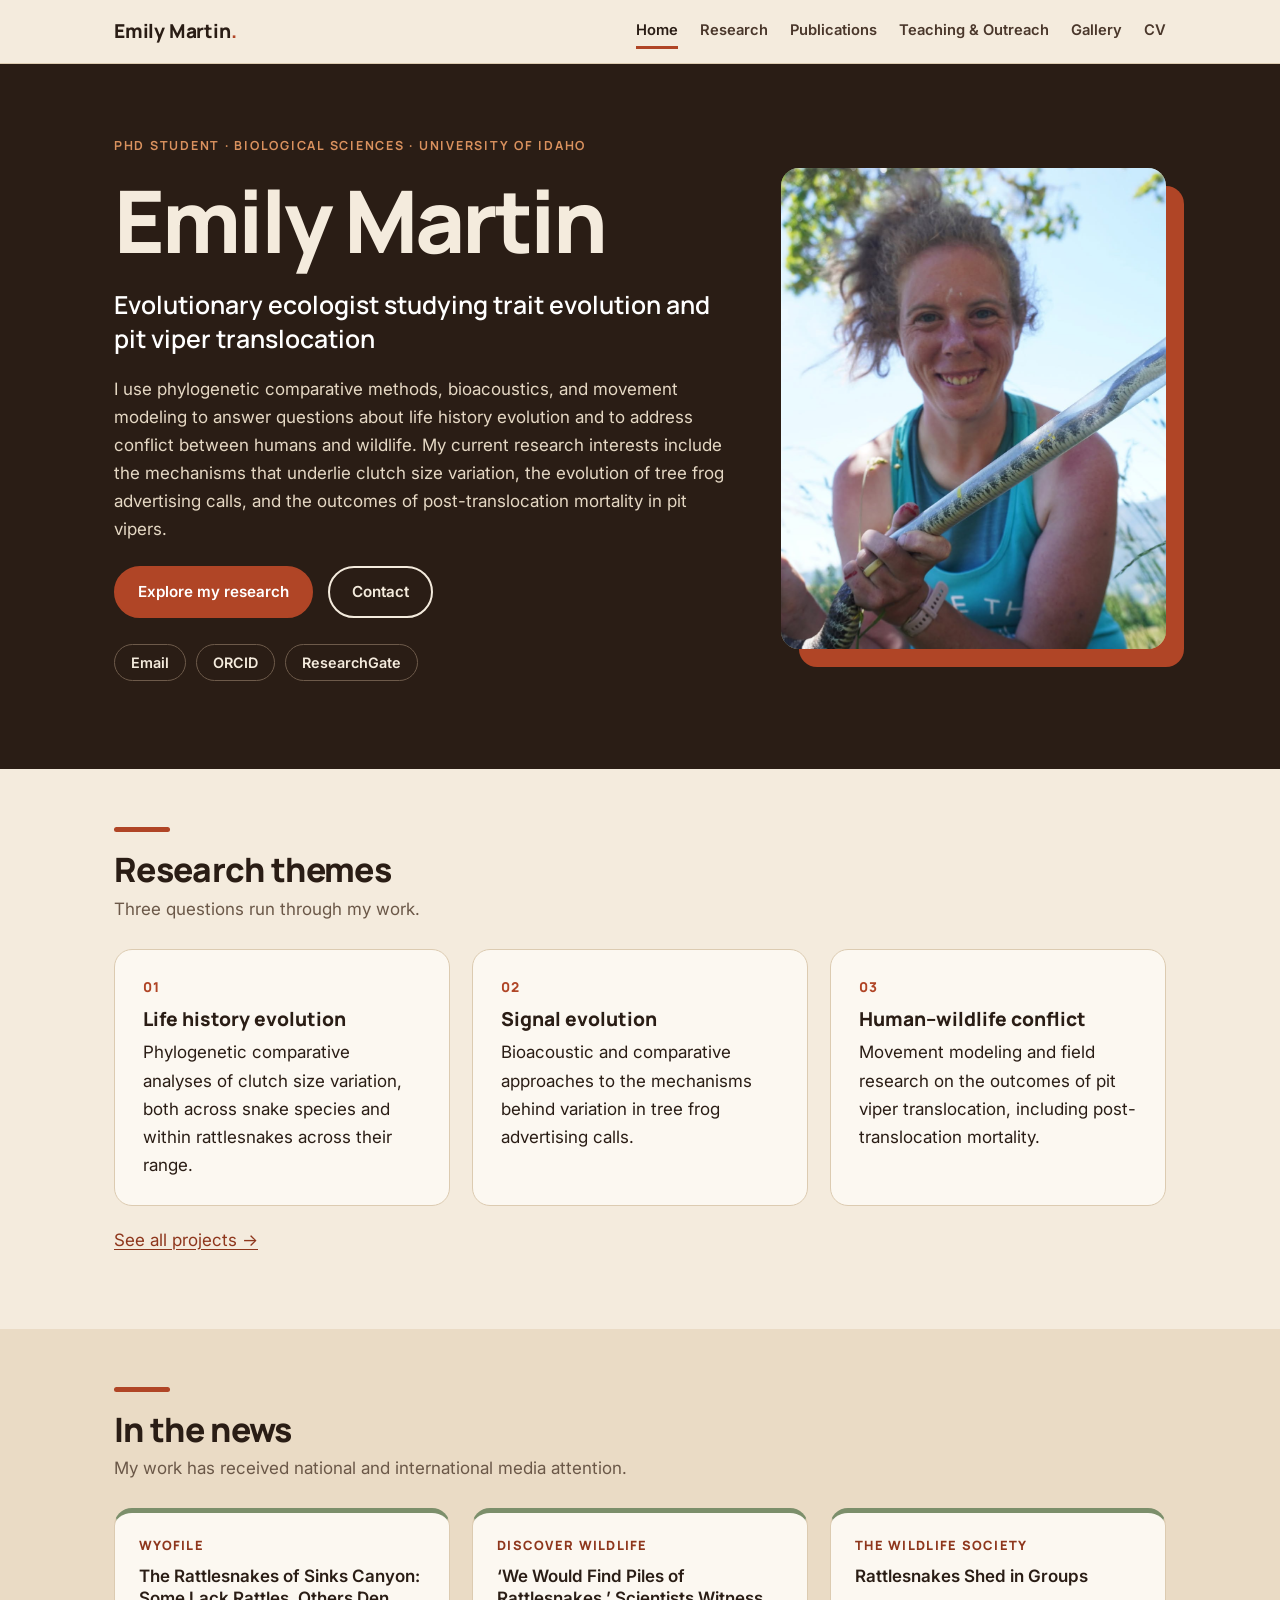
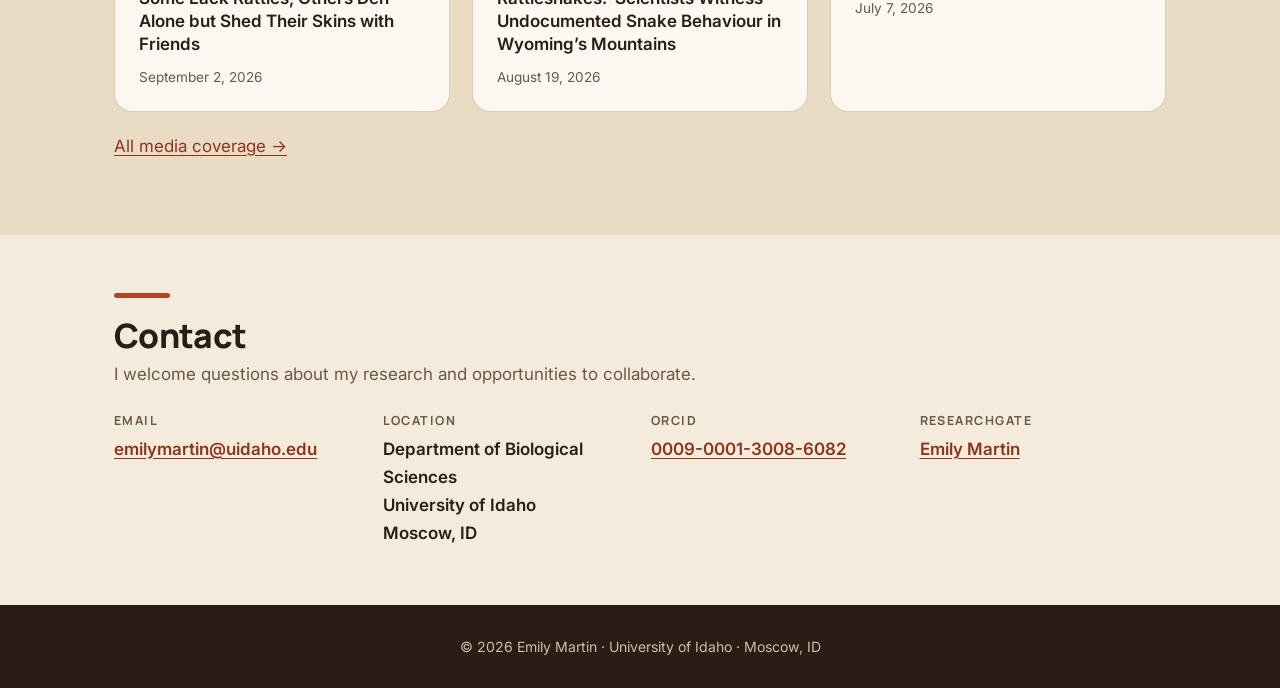
<file: index.html>
<!DOCTYPE html>
<html lang="en">
<head>
<meta charset="utf-8">
<meta name="viewport" content="width=device-width, initial-scale=1">
<title>Emily Martin | Evolutionary Ecologist</title>
<meta name="description" content="Emily Martin is a PhD student at the University of Idaho studying trait evolution, clutch size variation, tree frog acoustic signals, and pit viper translocation.">
<link rel="preconnect" href="https://fonts.googleapis.com">
<link rel="preconnect" href="https://fonts.gstatic.com" crossorigin>
<link href="https://fonts.googleapis.com/css2?family=Inter:wght@400;500;600&family=Manrope:wght@600;700;800&display=swap" rel="stylesheet">
<link rel="stylesheet" href="style.css">
<script src="script.js" defer></script>
</head>
<body>
<header class="site"><div class="wrap">
  <a class="brand" href="index.html">Emily Martin<span>.</span></a>
  <nav aria-label="Main">
    <a class="active" href="index.html">Home</a>
    <a href="research.html">Research</a>
    <a href="publications.html">Publications</a>
    <a href="teaching.html">Teaching &amp; Outreach</a>
    <a href="gallery.html">Gallery</a>
    <a href="cv.html">CV</a>
  </nav>
</div></header>

<section class="hero">
  <div class="wrap">
    <div>
      <div class="eyebrow">PhD Student &middot; Biological Sciences &middot; University of Idaho</div>
      <h1>Emily Martin</h1>
      <p class="tagline">Evolutionary ecologist studying trait evolution and pit viper translocation</p>
      <p class="interests">I use phylogenetic comparative methods, bioacoustics, and movement modeling to answer questions about life history evolution and to address conflict between humans and wildlife. My current research interests include the mechanisms that underlie clutch size variation, the evolution of tree frog advertising calls, and the outcomes of post-translocation mortality in pit vipers.</p>
      <a class="btn" href="research.html">Explore my research</a>
      <a class="btn ghost" href="#contact">Contact</a>
      <div class="chips">
        <a href="mailto:emilymartin@uidaho.edu">Email</a>
        <a href="https://orcid.org/0009-0001-3008-6082" target="_blank" rel="noopener">ORCID</a>
        <a href="https://www.researchgate.net/profile/Emily-Martin-101" target="_blank" rel="noopener">ResearchGate</a>
      </div>
    </div>
    <!-- HOME PHOTO: upload a photo named emily.jpg (or .png) into the "assets" folder and it appears here automatically.
         Edit the alt text below to describe your photo. -->
    <div class="photo-wrap">
      <div class="frame photo">
        <span>Add your photo:<br>assets/emily.jpg</span>
        <img data-img="assets/emily" alt="Emily Martin in the field">
      </div>
    </div>
  </div>
</section>

<section class="section">
  <div class="wrap">
    <div class="rule"></div>
    <h2>Research themes</h2>
    <p class="sub">Three questions run through my work.</p>
    <div class="grid3">
      <div class="card">
        <span class="num">01</span>
        <h3>Life history evolution</h3>
        <p>Phylogenetic comparative analyses of clutch size variation, both across snake species and within rattlesnakes across their range.</p>
      </div>
      <div class="card">
        <span class="num">02</span>
        <h3>Signal evolution</h3>
        <p>Bioacoustic and comparative approaches to the mechanisms behind variation in tree frog advertising calls.</p>
      </div>
      <div class="card">
        <span class="num">03</span>
        <h3>Human&ndash;wildlife conflict</h3>
        <p>Movement modeling and field research on the outcomes of pit viper translocation, including post-translocation mortality.</p>
      </div>
    </div>
    <p class="more"><a href="research.html">See all projects &rarr;</a></p>
  </div>
</section>

<section class="section alt">
  <div class="wrap">
    <div class="rule"></div>
    <h2>In the news</h2>
    <p class="sub">My work has received national and international media attention.</p>
    <div class="news">
      <a href="https://wyofile.com/the-rattlesnakes-of-sinks-canyon-some-lack-rattles-others-den-alone-but-shed-their-skin-with-friends/" target="_blank" rel="noopener">
        <span class="outlet">WyoFile</span>
        <span class="headline">The Rattlesnakes of Sinks Canyon: Some Lack Rattles, Others Den Alone but Shed Their Skins with Friends</span>
        <span class="date">September 2, 2026</span>
      </a>
      <a href="https://www.discoverwildlife.com/animal-facts/reptiles/prairie-rattlesnake-shedding-aggregation" target="_blank" rel="noopener">
        <span class="outlet">Discover Wildlife</span>
        <span class="headline">&lsquo;We Would Find Piles of Rattlesnakes.&rsquo; Scientists Witness Undocumented Snake Behaviour in Wyoming&rsquo;s Mountains</span>
        <span class="date">August 19, 2026</span>
      </a>
      <a href="https://wildlife.org/rattlesnakes-shed-in-groups/" target="_blank" rel="noopener">
        <span class="outlet">The Wildlife Society</span>
        <span class="headline">Rattlesnakes Shed in Groups</span>
        <span class="date">July 7, 2026</span>
      </a>
    </div>
    <p class="more"><a href="teaching.html#media">All media coverage &rarr;</a></p>
  </div>
</section>

<section class="section" id="contact">
  <div class="wrap">
    <div class="rule"></div>
    <h2>Contact</h2>
    <p class="sub">I welcome questions about my research and opportunities to collaborate.</p>
    <div class="contact">
      <div><h3>Email</h3><p><a href="mailto:emilymartin@uidaho.edu">emilymartin@uidaho.edu</a></p></div>
      <div><h3>Location</h3><p>Department of Biological Sciences<br>University of Idaho<br>Moscow, ID</p></div>
      <div><h3>ORCID</h3><p><a href="https://orcid.org/0009-0001-3008-6082" target="_blank" rel="noopener">0009-0001-3008-6082</a></p></div>
      <div><h3>ResearchGate</h3><p><a href="https://www.researchgate.net/profile/Emily-Martin-101" target="_blank" rel="noopener">Emily Martin</a></p></div>
    </div>
  </div>
</section>

<footer class="site">&copy; 2026 Emily Martin &middot; University of Idaho &middot; Moscow, ID</footer>
</body>
</html>
</file>
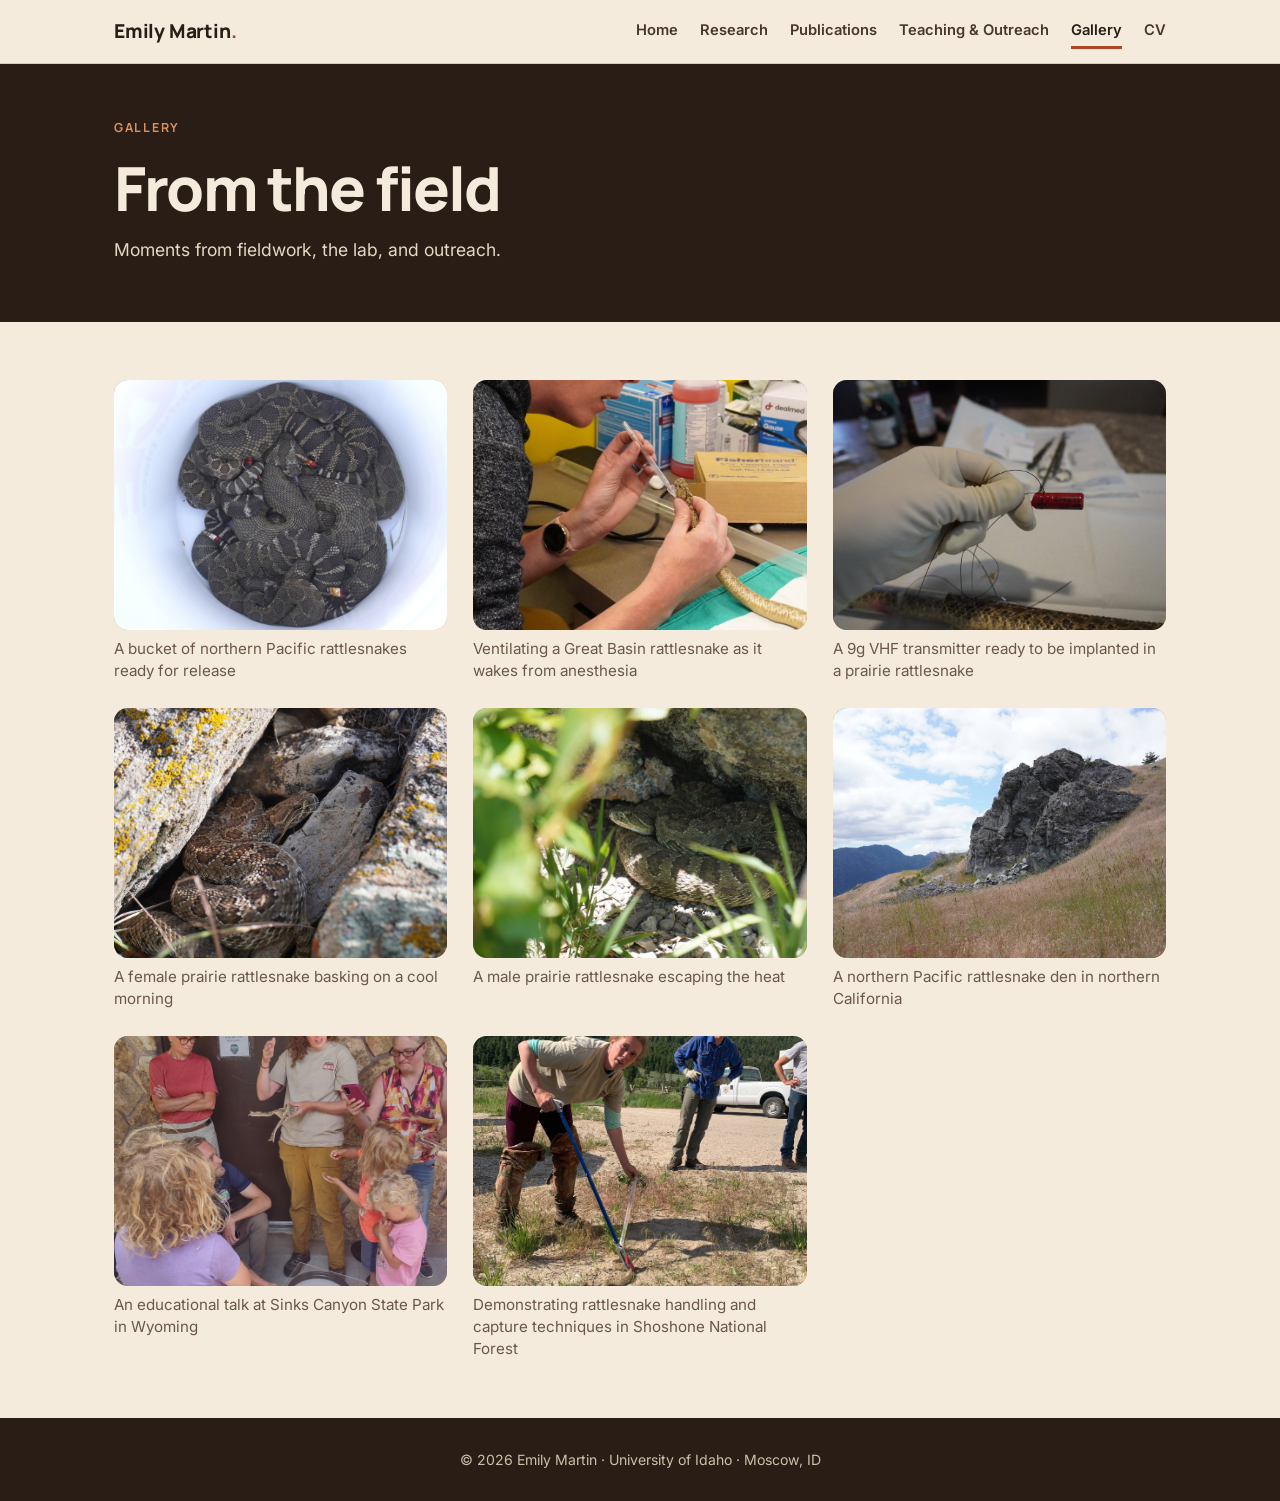
<file: gallery.html>
<!DOCTYPE html>
<html lang="en">
<head>
<meta charset="utf-8">
<meta name="viewport" content="width=device-width, initial-scale=1">
<title>Gallery | Emily Martin</title>
<meta name="description" content="Photos from the field and lab by Emily Martin.">
<link rel="preconnect" href="https://fonts.googleapis.com">
<link rel="preconnect" href="https://fonts.gstatic.com" crossorigin>
<link href="https://fonts.googleapis.com/css2?family=Inter:wght@400;500;600&family=Manrope:wght@600;700;800&display=swap" rel="stylesheet">
<link rel="stylesheet" href="style.css">
<script src="script.js" defer></script>
</head>
<body>
<header class="site"><div class="wrap">
  <a class="brand" href="index.html">Emily Martin<span>.</span></a>
  <nav aria-label="Main">
    <a href="index.html">Home</a>
    <a href="research.html">Research</a>
    <a href="publications.html">Publications</a>
    <a href="teaching.html">Teaching &amp; Outreach</a>
    <a class="active" href="gallery.html">Gallery</a>
    <a href="cv.html">CV</a>
  </nav>
</div></header>

<section class="page-head">
  <div class="wrap">
    <div class="eyebrow">Gallery</div>
    <h1>From the field</h1>
    <p>Moments from fieldwork, the lab, and outreach.</p>
  </div>
</section>

<section class="section">
  <div class="wrap">

  <!-- HOW TO ADD PHOTOS AND CAPTIONS
       Upload photos into the "assets" folder named gallery-01, gallery-02, ... gallery-10
       (.jpg, .png and .webp all work). Each one appears in its slot automatically.
       To write a caption, change the text inside <figcaption>...</figcaption> below.
       To describe a photo for screen readers, change the alt="..." text. -->

  <div class="gallery">
    <figure class="shot"><div class="frame"><span>Photo 01<br>assets/gallery-01</span><img data-img="assets/gallery-01" alt="Gallery photo 01"></div><figcaption>A bucket of northern Pacific rattlesnakes ready for release</figcaption></figure>
    <figure class="shot"><div class="frame"><span>Photo 02<br>assets/gallery-02</span><img data-img="assets/gallery-02" alt="Gallery photo 02"></div><figcaption>Ventilating a Great Basin rattlesnake as it wakes from anesthesia</figcaption></figure>
    <figure class="shot"><div class="frame"><span>Photo 03<br>assets/gallery-03</span><img data-img="assets/gallery-03" alt="Gallery photo 03"></div><figcaption>A 9g VHF transmitter ready to be implanted in a prairie rattlesnake</figcaption></figure>
    <figure class="shot"><div class="frame"><span>Photo 04<br>assets/gallery-04</span><img data-img="assets/gallery-04" alt="Gallery photo 04"></div><figcaption>A female prairie rattlesnake basking on a cool morning</figcaption></figure>
    <figure class="shot"><div class="frame"><span>Photo 05<br>assets/gallery-05</span><img data-img="assets/gallery-05" alt="Gallery photo 05"></div><figcaption>A male prairie rattlesnake escaping the heat</figcaption></figure>
    <figure class="shot"><div class="frame"><span>Photo 06<br>assets/gallery-06</span><img data-img="assets/gallery-06" alt="Gallery photo 06"></div><figcaption>A northern Pacific rattlesnake den in northern California</figcaption></figure>
    <figure class="shot"><div class="frame"><span>Photo 07<br>assets/gallery-07</span><img data-img="assets/gallery-07" alt="Gallery photo 07"></div><figcaption>An educational talk at Sinks Canyon State Park in Wyoming</figcaption></figure>
    <figure class="shot"><div class="frame"><span>Photo 08<br>assets/gallery-08</span><img data-img="assets/gallery-08" alt="Gallery photo 08"></div><figcaption>Demonstrating rattlesnake handling and capture techniques in Shoshone National Forest</figcaption></figure>
  </div>

  </div>
</section>

<footer class="site">&copy; 2026 Emily Martin &middot; University of Idaho &middot; Moscow, ID</footer>
</body>
</html>
</file>
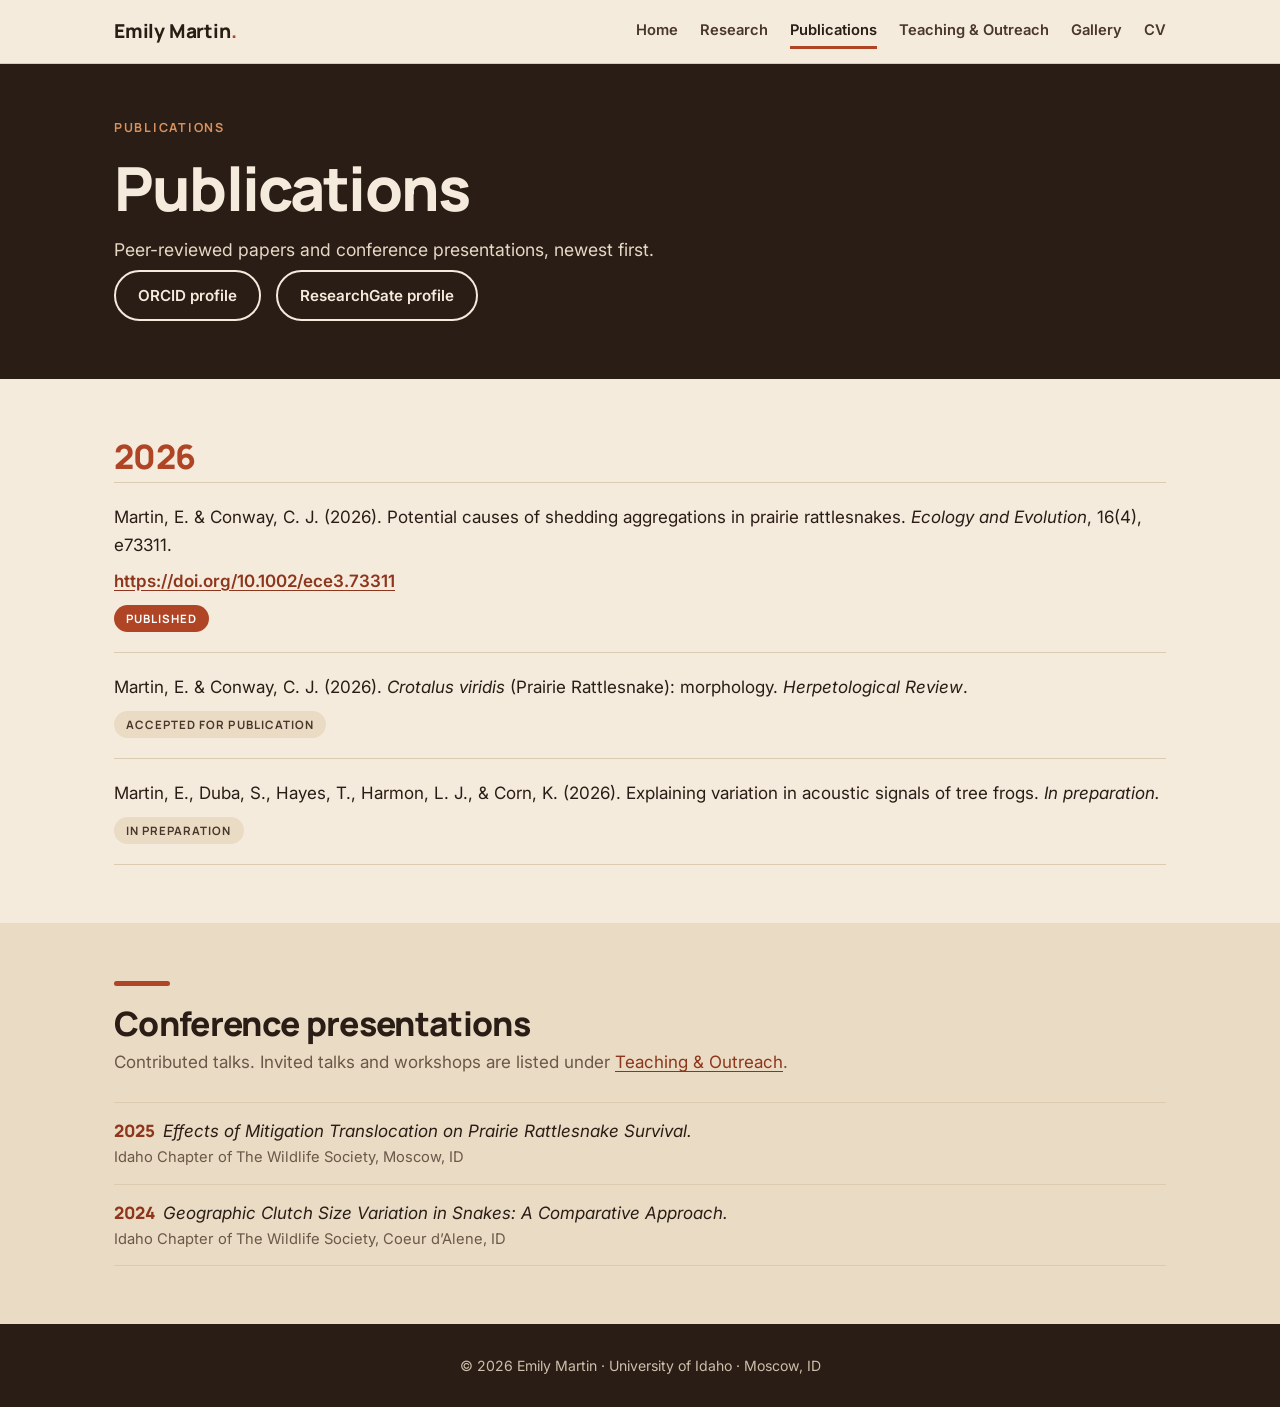
<file: publications.html>
<!DOCTYPE html>
<html lang="en">
<head>
<meta charset="utf-8">
<meta name="viewport" content="width=device-width, initial-scale=1">
<title>Publications | Emily Martin</title>
<meta name="description" content="Publications and conference presentations by Emily Martin, University of Idaho.">
<link rel="preconnect" href="https://fonts.googleapis.com">
<link rel="preconnect" href="https://fonts.gstatic.com" crossorigin>
<link href="https://fonts.googleapis.com/css2?family=Inter:wght@400;500;600&family=Manrope:wght@600;700;800&display=swap" rel="stylesheet">
<link rel="stylesheet" href="style.css">
<script src="script.js" defer></script>
</head>
<body>
<header class="site"><div class="wrap">
  <a class="brand" href="index.html">Emily Martin<span>.</span></a>
  <nav aria-label="Main">
    <a href="index.html">Home</a>
    <a href="research.html">Research</a>
    <a class="active" href="publications.html">Publications</a>
    <a href="teaching.html">Teaching &amp; Outreach</a>
    <a href="gallery.html">Gallery</a>
    <a href="cv.html">CV</a>
  </nav>
</div></header>

<section class="page-head">
  <div class="wrap">
    <div class="eyebrow">Publications</div>
    <h1>Publications</h1>
    <p>Peer-reviewed papers and conference presentations, newest first.</p>
    <a class="btn ghost" href="https://orcid.org/0009-0001-3008-6082" target="_blank" rel="noopener">ORCID profile</a>
    <a class="btn ghost" href="https://www.researchgate.net/profile/Emily-Martin-101" target="_blank" rel="noopener">ResearchGate profile</a>
    <!-- GOOGLE SCHOLAR (needed for the course requirement): once you have a Scholar profile, remove the
         comment markers around the next line and replace YOUR-ID with the code in your profile address.
    <a class="btn ghost" href="https://scholar.google.com/citations?user=YOUR-ID" target="_blank" rel="noopener">Google Scholar profile</a>
    -->
  </div>
</section>

<section class="section">
  <div class="wrap">
    <h2 class="year">2026</h2>
    <div class="pub">
      Martin, E. &amp; Conway, C. J. (2026). Potential causes of shedding aggregations in prairie rattlesnakes. <em>Ecology and Evolution</em>, 16(4), e73311.<br>
      <a class="doi" href="https://doi.org/10.1002/ece3.73311" target="_blank" rel="noopener">https://doi.org/10.1002/ece3.73311</a>
      <div class="tags"><span class="tag status">Published</span></div>
    </div>
    <div class="pub">
      Martin, E. &amp; Conway, C. J. (2026). <em>Crotalus viridis</em> (Prairie Rattlesnake): morphology. <em>Herpetological Review</em>.
      <!-- When this is published, add a DOI link here: <br><a class="doi" href="https://doi.org/YOUR-DOI">https://doi.org/YOUR-DOI</a> -->
      <div class="tags"><span class="tag">Accepted for publication</span></div>
    </div>
    <div class="pub">
      Martin, E., Duba, S., Hayes, T., Harmon, L. J., &amp; Corn, K. (2026). Explaining variation in acoustic signals of tree frogs. <em>In preparation.</em>
      <div class="tags"><span class="tag">In preparation</span></div>
    </div>
  </div>
</section>

<section class="section alt">
  <div class="wrap">
    <div class="rule"></div>
    <h2>Conference presentations</h2>
    <p class="sub">Contributed talks. Invited talks and workshops are listed under <a href="teaching.html">Teaching &amp; Outreach</a>.</p>
    <ul class="clean">
      <li><span class="when">2025</span><em>Effects of Mitigation Translocation on Prairie Rattlesnake Survival.</em><span class="where">Idaho Chapter of The Wildlife Society, Moscow, ID</span></li>
      <li><span class="when">2024</span><em>Geographic Clutch Size Variation in Snakes: A Comparative Approach.</em><span class="where">Idaho Chapter of The Wildlife Society, Coeur d&rsquo;Alene, ID</span></li>
    </ul>
  </div>
</section>

<footer class="site">&copy; 2026 Emily Martin &middot; University of Idaho &middot; Moscow, ID</footer>
</body>
</html>
</file>
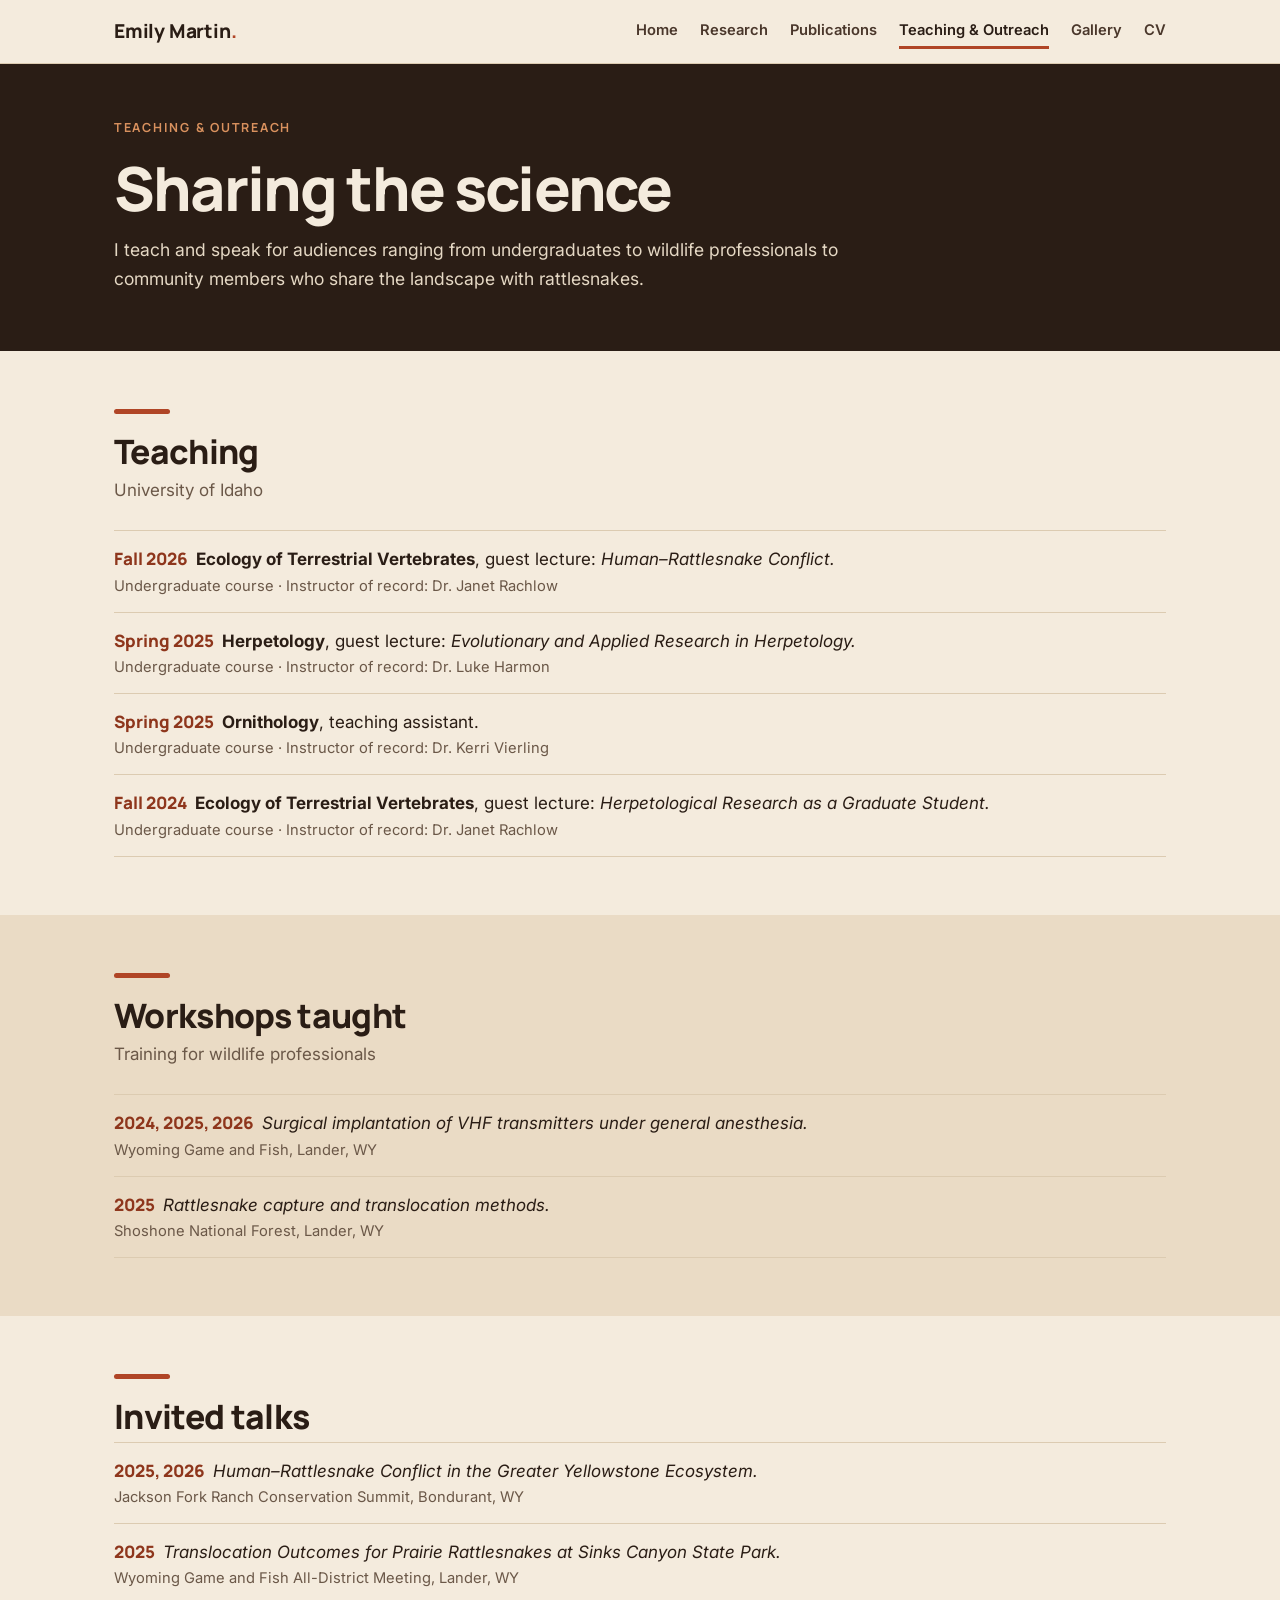
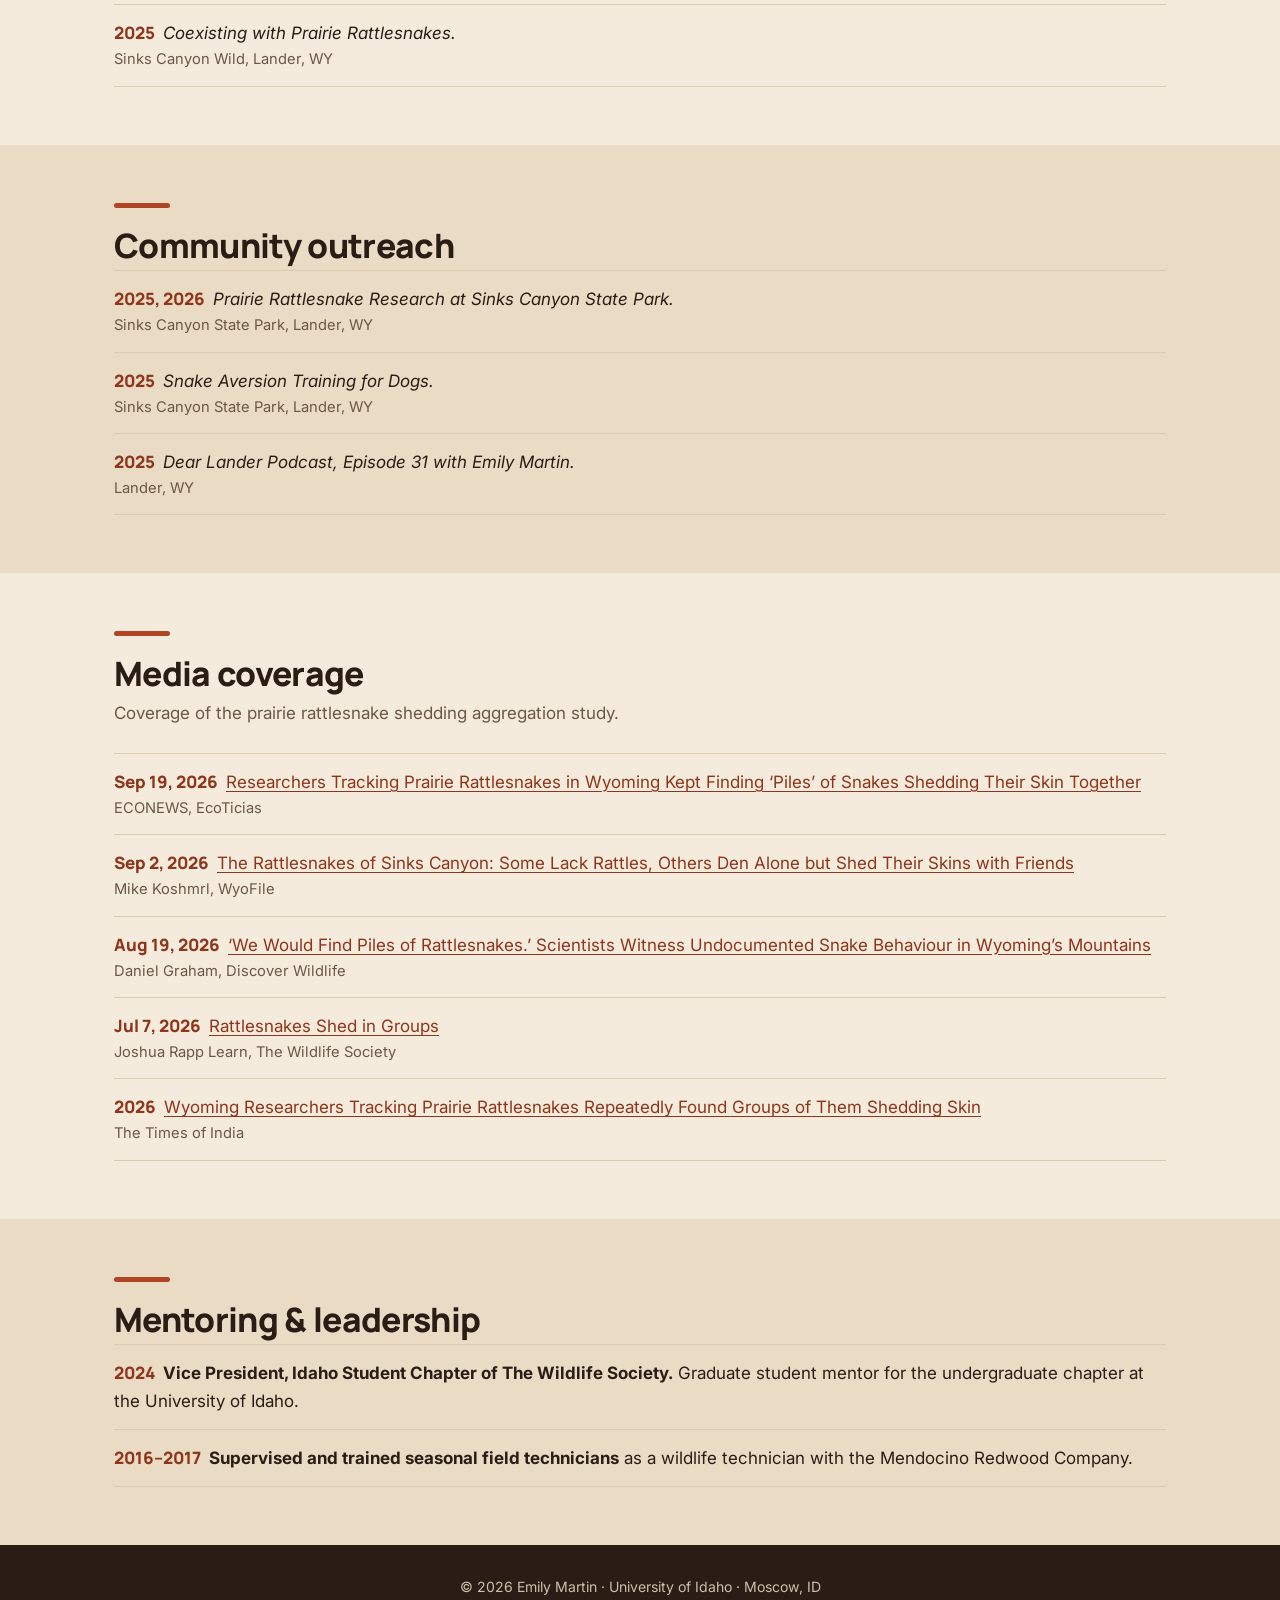
<file: teaching.html>
<!DOCTYPE html>
<html lang="en">
<head>
<meta charset="utf-8">
<meta name="viewport" content="width=device-width, initial-scale=1">
<title>Teaching &amp; Outreach | Emily Martin</title>
<meta name="description" content="Teaching, workshops, public outreach, and media coverage for Emily Martin, University of Idaho.">
<link rel="preconnect" href="https://fonts.googleapis.com">
<link rel="preconnect" href="https://fonts.gstatic.com" crossorigin>
<link href="https://fonts.googleapis.com/css2?family=Inter:wght@400;500;600&family=Manrope:wght@600;700;800&display=swap" rel="stylesheet">
<link rel="stylesheet" href="style.css">
<script src="script.js" defer></script>
</head>
<body>
<header class="site"><div class="wrap">
  <a class="brand" href="index.html">Emily Martin<span>.</span></a>
  <nav aria-label="Main">
    <a href="index.html">Home</a>
    <a href="research.html">Research</a>
    <a href="publications.html">Publications</a>
    <a class="active" href="teaching.html">Teaching &amp; Outreach</a>
    <a href="gallery.html">Gallery</a>
    <a href="cv.html">CV</a>
  </nav>
</div></header>

<section class="page-head">
  <div class="wrap">
    <div class="eyebrow">Teaching &amp; Outreach</div>
    <h1>Sharing the science</h1>
    <p>I teach and speak for audiences ranging from undergraduates to wildlife professionals to community members who share the landscape with rattlesnakes.</p>
  </div>
</section>

<section class="section">
  <div class="wrap">
    <div class="rule"></div>
    <h2>Teaching</h2>
    <p class="sub">University of Idaho</p>
    <ul class="clean">
      <li><span class="when">Fall 2026</span><strong>Ecology of Terrestrial Vertebrates</strong>, guest lecture: <em>Human&ndash;Rattlesnake Conflict.</em><span class="where">Undergraduate course &middot; Instructor of record: Dr. Janet Rachlow</span></li>
      <li><span class="when">Spring 2025</span><strong>Herpetology</strong>, guest lecture: <em>Evolutionary and Applied Research in Herpetology.</em><span class="where">Undergraduate course &middot; Instructor of record: Dr. Luke Harmon</span></li>
      <li><span class="when">Spring 2025</span><strong>Ornithology</strong>, teaching assistant.<span class="where">Undergraduate course &middot; Instructor of record: Dr. Kerri Vierling</span></li>
      <li><span class="when">Fall 2024</span><strong>Ecology of Terrestrial Vertebrates</strong>, guest lecture: <em>Herpetological Research as a Graduate Student.</em><span class="where">Undergraduate course &middot; Instructor of record: Dr. Janet Rachlow</span></li>
    </ul>
  </div>
</section>

<section class="section alt">
  <div class="wrap">
    <div class="rule"></div>
    <h2>Workshops taught</h2>
    <p class="sub">Training for wildlife professionals</p>
    <ul class="clean">
      <li><span class="when">2024, 2025, 2026</span><em>Surgical implantation of VHF transmitters under general anesthesia.</em><span class="where">Wyoming Game and Fish, Lander, WY</span></li>
      <li><span class="when">2025</span><em>Rattlesnake capture and translocation methods.</em><span class="where">Shoshone National Forest, Lander, WY</span></li>
    </ul>
  </div>
</section>

<section class="section">
  <div class="wrap">
    <div class="rule"></div>
    <h2>Invited talks</h2>
    <ul class="clean">
      <li><span class="when">2025, 2026</span><em>Human&ndash;Rattlesnake Conflict in the Greater Yellowstone Ecosystem.</em><span class="where">Jackson Fork Ranch Conservation Summit, Bondurant, WY</span></li>
      <li><span class="when">2025</span><em>Translocation Outcomes for Prairie Rattlesnakes at Sinks Canyon State Park.</em><span class="where">Wyoming Game and Fish All-District Meeting, Lander, WY</span></li>
      <li><span class="when">2025</span><em>Coexisting with Prairie Rattlesnakes.</em><span class="where">Sinks Canyon Wild, Lander, WY</span></li>
    </ul>
  </div>
</section>

<section class="section alt">
  <div class="wrap">
    <div class="rule"></div>
    <h2>Community outreach</h2>
    <ul class="clean">
      <li><span class="when">2025, 2026</span><em>Prairie Rattlesnake Research at Sinks Canyon State Park.</em><span class="where">Sinks Canyon State Park, Lander, WY</span></li>
      <li><span class="when">2025</span><em>Snake Aversion Training for Dogs.</em><span class="where">Sinks Canyon State Park, Lander, WY</span></li>
      <li><span class="when">2025</span><em>Dear Lander Podcast, Episode 31 with Emily Martin.</em><span class="where">Lander, WY</span></li>
    </ul>
  </div>
</section>

<section class="section" id="media">
  <div class="wrap">
    <div class="rule"></div>
    <h2>Media coverage</h2>
    <p class="sub">Coverage of the prairie rattlesnake shedding aggregation study.</p>
    <ul class="clean">
      <li><span class="when">Sep 19, 2026</span><a href="https://www.ecoticias.com/en/rattlesnakes-shed-skin-together-wyoming/36896/" target="_blank" rel="noopener">Researchers Tracking Prairie Rattlesnakes in Wyoming Kept Finding &lsquo;Piles&rsquo; of Snakes Shedding Their Skin Together</a><span class="where">ECONEWS, EcoTicias</span></li>
      <li><span class="when">Sep 2, 2026</span><a href="https://wyofile.com/the-rattlesnakes-of-sinks-canyon-some-lack-rattles-others-den-alone-but-shed-their-skin-with-friends/" target="_blank" rel="noopener">The Rattlesnakes of Sinks Canyon: Some Lack Rattles, Others Den Alone but Shed Their Skins with Friends</a><span class="where">Mike Koshmrl, WyoFile</span></li>
      <li><span class="when">Aug 19, 2026</span><a href="https://www.discoverwildlife.com/animal-facts/reptiles/prairie-rattlesnake-shedding-aggregation" target="_blank" rel="noopener">&lsquo;We Would Find Piles of Rattlesnakes.&rsquo; Scientists Witness Undocumented Snake Behaviour in Wyoming&rsquo;s Mountains</a><span class="where">Daniel Graham, Discover Wildlife</span></li>
      <li><span class="when">Jul 7, 2026</span><a href="https://wildlife.org/rattlesnakes-shed-in-groups/" target="_blank" rel="noopener">Rattlesnakes Shed in Groups</a><span class="where">Joshua Rapp Learn, The Wildlife Society</span></li>
      <li><span class="when">2026</span><a href="https://timesofindia.indiatimes.com/etimes/animals/wyoming-researchers-tracking-prairie-rattlesnakes-repeatedly-found-groups-of-them-shedding-skin-first-documented-behaviour-for-the-species/articleshow/134364742.cms" target="_blank" rel="noopener">Wyoming Researchers Tracking Prairie Rattlesnakes Repeatedly Found Groups of Them Shedding Skin</a><span class="where">The Times of India</span></li>
    </ul>
  </div>
</section>

<section class="section alt">
  <div class="wrap">
    <div class="rule"></div>
    <h2>Mentoring &amp; leadership</h2>
    <ul class="clean">
      <li><span class="when">2024</span><strong>Vice President, Idaho Student Chapter of The Wildlife Society.</strong> Graduate student mentor for the undergraduate chapter at the University of Idaho.</li>
      <li><span class="when">2016&ndash;2017</span><strong>Supervised and trained seasonal field technicians</strong> as a wildlife technician with the Mendocino Redwood Company.</li>
    </ul>
  </div>
</section>

<footer class="site">&copy; 2026 Emily Martin &middot; University of Idaho &middot; Moscow, ID</footer>
</body>
</html>
</file>
<file: style.css>
/* Emily Martin: personal academic site
   Bold, modern layout in desert earth tones (rust, sand, sage). */
:root{
  --sand:#F4EBDD; --sand-2:#EADBC5; --cream:#FCF8F1;
  --umber:#2A1D15; --umber-2:#4A372B;
  --rust:#B04526; --rust-dark:#8E361C; --clay:#D9915E;
  --sage:#7C8F6B; --sage-dark:#4F6046;
  --line:#DCCBB1; --muted:#6B5848;
  --radius:18px;
  --font-head:"Manrope","Inter",system-ui,-apple-system,"Segoe UI",Roboto,Helvetica,Arial,sans-serif;
  --font-body:"Inter",system-ui,-apple-system,"Segoe UI",Roboto,Helvetica,Arial,sans-serif;
}
*{box-sizing:border-box}
[hidden]{display:none !important}
html{scroll-behavior:smooth}
body{margin:0;background:var(--sand);color:var(--umber);font-family:var(--font-body);font-size:17px;line-height:1.65;-webkit-font-smoothing:antialiased}
img{max-width:100%}
a{color:var(--rust-dark);text-underline-offset:3px}
a:hover{color:var(--rust)}
h1,h2,h3{font-family:var(--font-head);line-height:1.15;margin:0}
p{margin:0 0 1em}
.wrap{max-width:1100px;margin:0 auto;padding:0 24px}

/* Header / nav */
header.site{background:var(--sand);border-bottom:1px solid var(--line);position:sticky;top:0;z-index:20}
header.site .wrap{display:flex;flex-wrap:wrap;align-items:center;justify-content:space-between;gap:6px 24px;padding-top:14px;padding-bottom:14px}
.brand{font-family:var(--font-head);font-weight:800;font-size:1.2rem;letter-spacing:-.01em;color:var(--umber);text-decoration:none}
.brand span{color:var(--rust)}
nav{display:flex;flex-wrap:wrap;gap:4px 22px}
nav a{font-weight:600;font-size:.92rem;color:var(--umber-2);text-decoration:none;padding:4px 0;border-bottom:3px solid transparent}
nav a:hover{color:var(--rust-dark);border-bottom-color:var(--clay)}
nav a.active{color:var(--umber);border-bottom-color:var(--rust)}

/* Hero (home) */
.hero{background:var(--umber);color:var(--sand);padding:72px 0 88px;overflow:hidden}
.hero .wrap{display:grid;grid-template-columns:1.35fr .85fr;gap:56px;align-items:center}
.eyebrow{font-family:var(--font-head);text-transform:uppercase;letter-spacing:.14em;font-weight:700;font-size:.78rem;color:var(--clay);margin-bottom:14px}
.hero h1{font-size:clamp(2.9rem,7.5vw,5.4rem);font-weight:800;letter-spacing:-.035em;margin-bottom:18px}
.hero .tagline{font-family:var(--font-head);font-weight:600;font-size:clamp(1.2rem,2.4vw,1.55rem);line-height:1.35;color:#fff;margin-bottom:20px}
.hero .interests{color:#E5D8C4;max-width:60ch}
.btn{display:inline-block;background:var(--rust);color:#fff;text-decoration:none;font-weight:600;font-size:.95rem;padding:11px 22px;border-radius:999px;margin:6px 10px 0 0;border:2px solid var(--rust)}
.btn:hover{background:var(--rust-dark);border-color:var(--rust-dark);color:#fff}
.btn.ghost{background:transparent;color:var(--sand);border-color:var(--sand)}
.btn.ghost:hover{background:var(--sand);color:var(--umber);border-color:var(--sand)}
.btn.dark{background:var(--umber);border-color:var(--umber)}
.btn.dark:hover{background:var(--umber-2);border-color:var(--umber-2)}
.btn.outline{background:transparent;color:var(--umber);border-color:var(--umber)}
.btn.outline:hover{background:var(--umber);color:var(--sand)}
.chips{margin-top:26px;display:flex;flex-wrap:wrap;gap:10px}
.chips a{color:var(--sand);text-decoration:none;font-size:.9rem;font-weight:600;border:1px solid #6d5a4a;border-radius:999px;padding:6px 16px}
.chips a:hover{border-color:var(--clay);color:var(--clay)}
.photo-wrap{position:relative}
.photo-wrap::before{content:"";position:absolute;inset:18px -18px -18px 18px;background:var(--rust);border-radius:var(--radius)}
.frame{position:relative;overflow:hidden;background:linear-gradient(135deg,var(--sage) 0%,#A9A57F 55%,var(--clay) 100%);display:flex;align-items:center;justify-content:center;text-align:center;color:#fff;font-size:.85rem;font-weight:600;padding:16px}
.frame img{position:absolute;inset:0;width:100%;height:100%;object-fit:cover;display:block}
.frame.loaded span{display:none}
.photo{position:relative;aspect-ratio:4/5;border-radius:var(--radius)}

/* Inner page header */
.page-head{background:var(--umber);color:var(--sand);padding:54px 0 58px}
.page-head h1{font-size:clamp(2.4rem,5.5vw,3.8rem);font-weight:800;letter-spacing:-.03em;margin-bottom:12px}
.page-head p{color:#E5D8C4;max-width:68ch;font-size:1.1rem;margin:0}

/* Sections */
.section{padding:58px 0}
.section.alt{background:var(--sand-2)}
.section h2{font-size:clamp(1.6rem,3vw,2.1rem);font-weight:800;letter-spacing:-.02em;margin-bottom:6px}
.section h2 + .sub{color:var(--muted);margin-bottom:26px}
.rule{width:56px;height:5px;background:var(--rust);border-radius:3px;margin:0 0 18px}
.grid3{display:grid;grid-template-columns:repeat(3,1fr);gap:22px}
.card{background:var(--cream);border:1px solid var(--line);border-radius:var(--radius);padding:26px 28px}
.card h3{font-size:1.2rem;font-weight:800;margin-bottom:8px}
.card .num{font-family:var(--font-head);font-weight:800;color:var(--rust);font-size:.85rem;letter-spacing:.1em;margin-bottom:10px;display:block}
.card p:last-child{margin-bottom:0}

/* Contact */
.contact{display:grid;grid-template-columns:repeat(auto-fit,minmax(220px,1fr));gap:22px}
.contact h3{font-size:.78rem;text-transform:uppercase;letter-spacing:.12em;color:var(--muted);margin-bottom:6px}
.contact p{margin:0;font-weight:600}

/* News */
.news{display:grid;grid-template-columns:repeat(3,1fr);gap:22px}
.news a{display:block;background:var(--cream);border:1px solid var(--line);border-radius:var(--radius);padding:22px 24px;text-decoration:none;color:var(--umber);border-top:5px solid var(--sage)}
.news a:hover{border-top-color:var(--rust);transform:translateY(-2px)}
.news .outlet{font-family:var(--font-head);font-weight:800;font-size:.8rem;text-transform:uppercase;letter-spacing:.1em;color:var(--rust-dark);display:block;margin-bottom:8px}
.news .headline{font-weight:600;display:block;line-height:1.35}
.news .date{display:block;margin-top:10px;font-size:.85rem;color:var(--muted)}
.more{margin-top:20px}

/* Research projects */
.project{background:var(--cream);border:1px solid var(--line);border-top:6px solid var(--rust);border-radius:var(--radius);padding:30px 34px;margin:0 0 30px}
.project:nth-of-type(even){border-top-color:var(--sage)}
.project h3{font-size:1.55rem;font-weight:800;letter-spacing:-.015em;margin:6px 0 12px}
.tags{display:flex;flex-wrap:wrap;gap:8px}
.tag{font-family:var(--font-head);font-size:.72rem;font-weight:700;text-transform:uppercase;letter-spacing:.09em;padding:4px 12px;border-radius:999px;background:var(--sand-2);color:var(--umber-2)}
.tag.status{background:var(--rust);color:#fff}
.tag.sage{background:var(--sage-dark);color:#fff}
.project .meta{font-size:.92rem;color:var(--muted);margin:14px 0 0}
.figs{display:grid;grid-template-columns:1fr 1fr;gap:18px;margin:22px 0 4px}
figure{margin:0}
.fig .frame{aspect-ratio:4/3;border-radius:12px;border:1px solid var(--line);background:#fff;color:var(--muted)}
.fig .frame img{object-fit:contain}
figcaption{font-size:.86rem;color:var(--muted);margin-top:8px;line-height:1.45}

/* Publications */
.year{font-family:var(--font-head);font-weight:800;font-size:2.2rem;color:var(--rust);margin:0 0 4px}
.pub{padding:20px 0;border-bottom:1px solid var(--line)}
.pub:first-of-type{border-top:1px solid var(--line)}
.pub .tags{margin-top:10px}
.pub .doi{display:inline-block;margin-top:8px;font-weight:600}
.plain{padding-left:1.2em;margin:0 0 1em}
.plain li{margin:.55em 0}
ul.clean{list-style:none;padding:0;margin:0}
ul.clean li{padding:14px 0;border-bottom:1px solid var(--line)}
ul.clean li:first-child{border-top:1px solid var(--line)}
ul.clean .when{font-family:var(--font-head);font-weight:800;color:var(--rust-dark);margin-right:8px}
ul.clean .where{color:var(--muted);display:block;font-size:.92rem}

/* CV timeline */
.entry{display:grid;grid-template-columns:200px 1fr;gap:6px 30px;padding:18px 0;border-bottom:1px solid var(--line)}
.entry:first-of-type{border-top:1px solid var(--line)}
.entry .when{font-family:var(--font-head);font-weight:700;font-size:.9rem;color:var(--rust-dark)}
.entry h3{font-size:1.08rem;font-weight:800;margin-bottom:2px}
.entry .org{color:var(--muted);margin:0 0 6px;font-size:.95rem}
.entry ul{margin:6px 0 0;padding-left:1.15em}
.entry li{margin:.3em 0}

/* Gallery */
.gallery{display:grid;grid-template-columns:repeat(auto-fill,minmax(300px,1fr));gap:26px}
.shot .frame{aspect-ratio:4/3;border-radius:14px}
.shot figcaption{font-size:.95rem}

footer.site{background:var(--umber);color:#CDBFAA;text-align:center;padding:30px 24px;font-size:.88rem}
footer.site a{color:var(--clay)}

@media (max-width:860px){
  .hero{padding:48px 0 64px}
  .hero .wrap{grid-template-columns:1fr;gap:44px}
  .photo-wrap{max-width:360px;margin-right:18px}
  .grid3,.news{grid-template-columns:1fr}
  .figs{grid-template-columns:1fr}
  .entry{grid-template-columns:1fr}
  .project{padding:24px 22px}
  body{font-size:16.5px}
}
</file>
